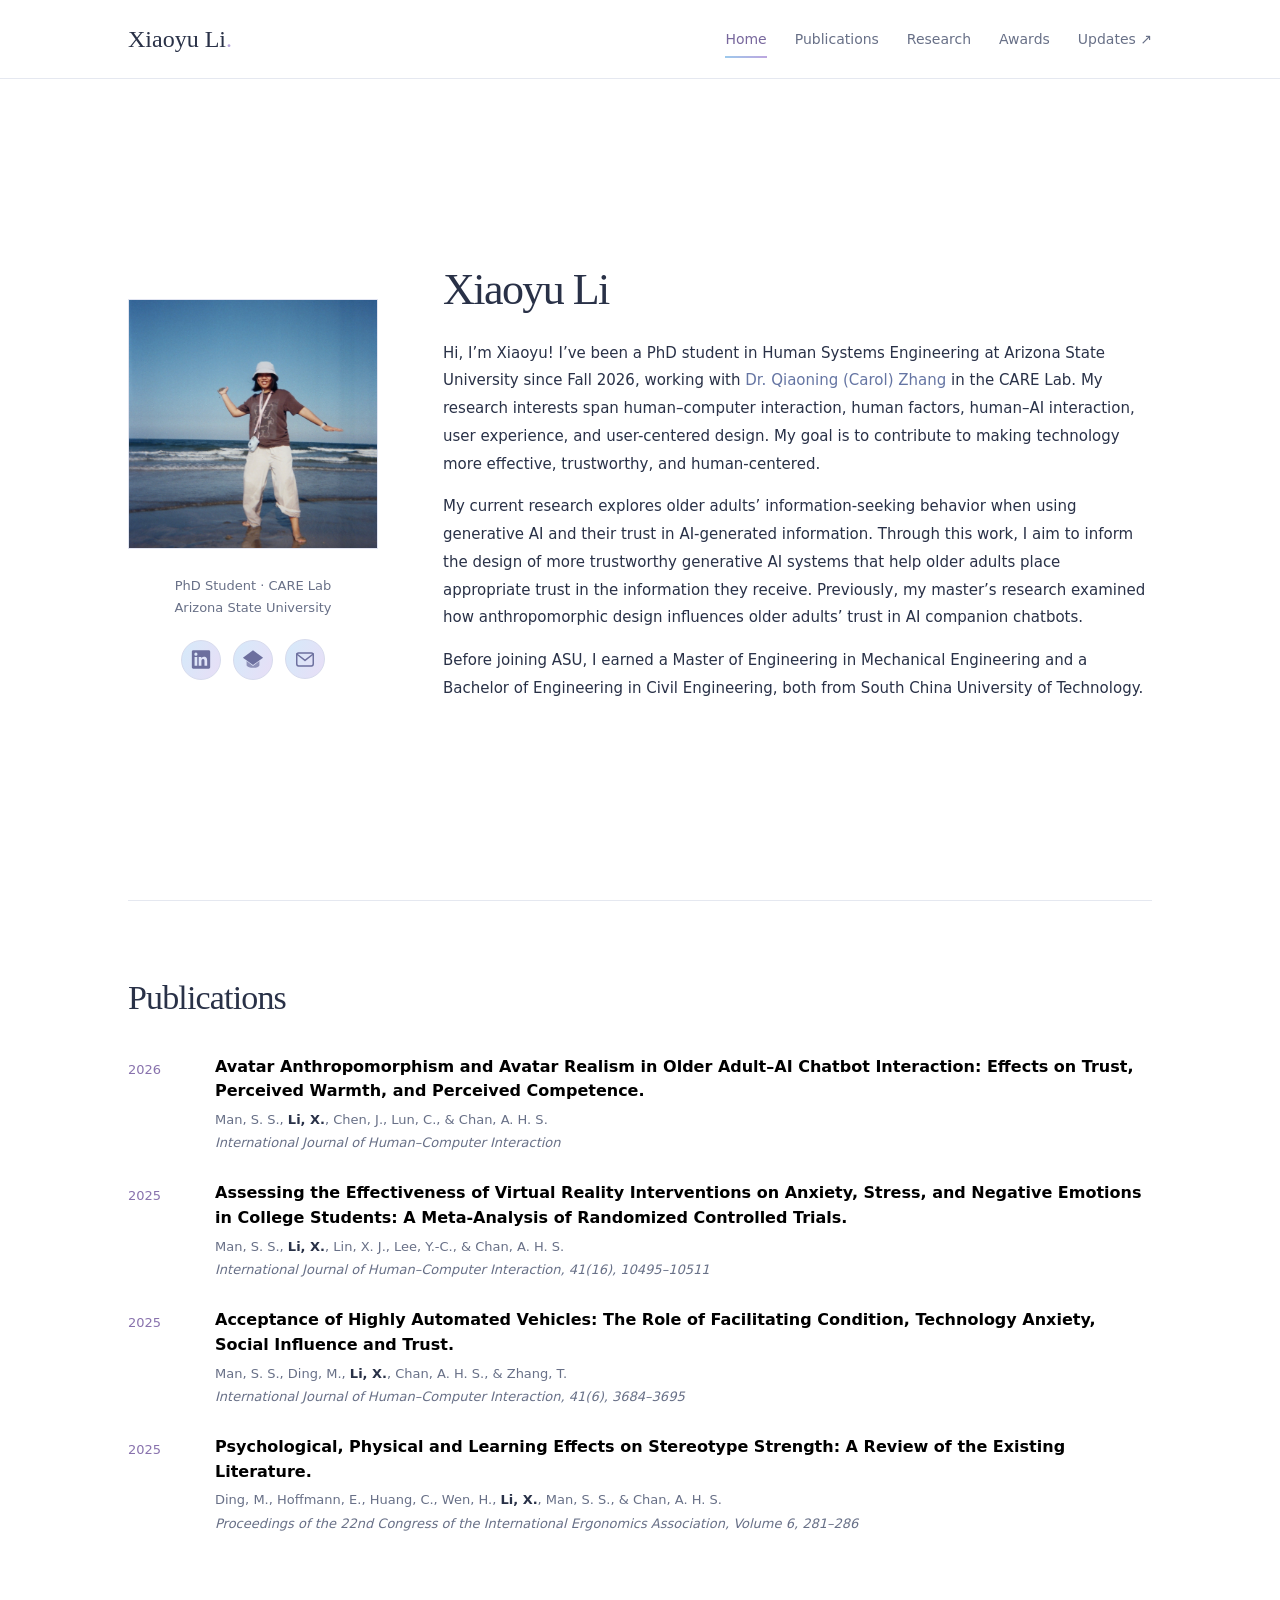
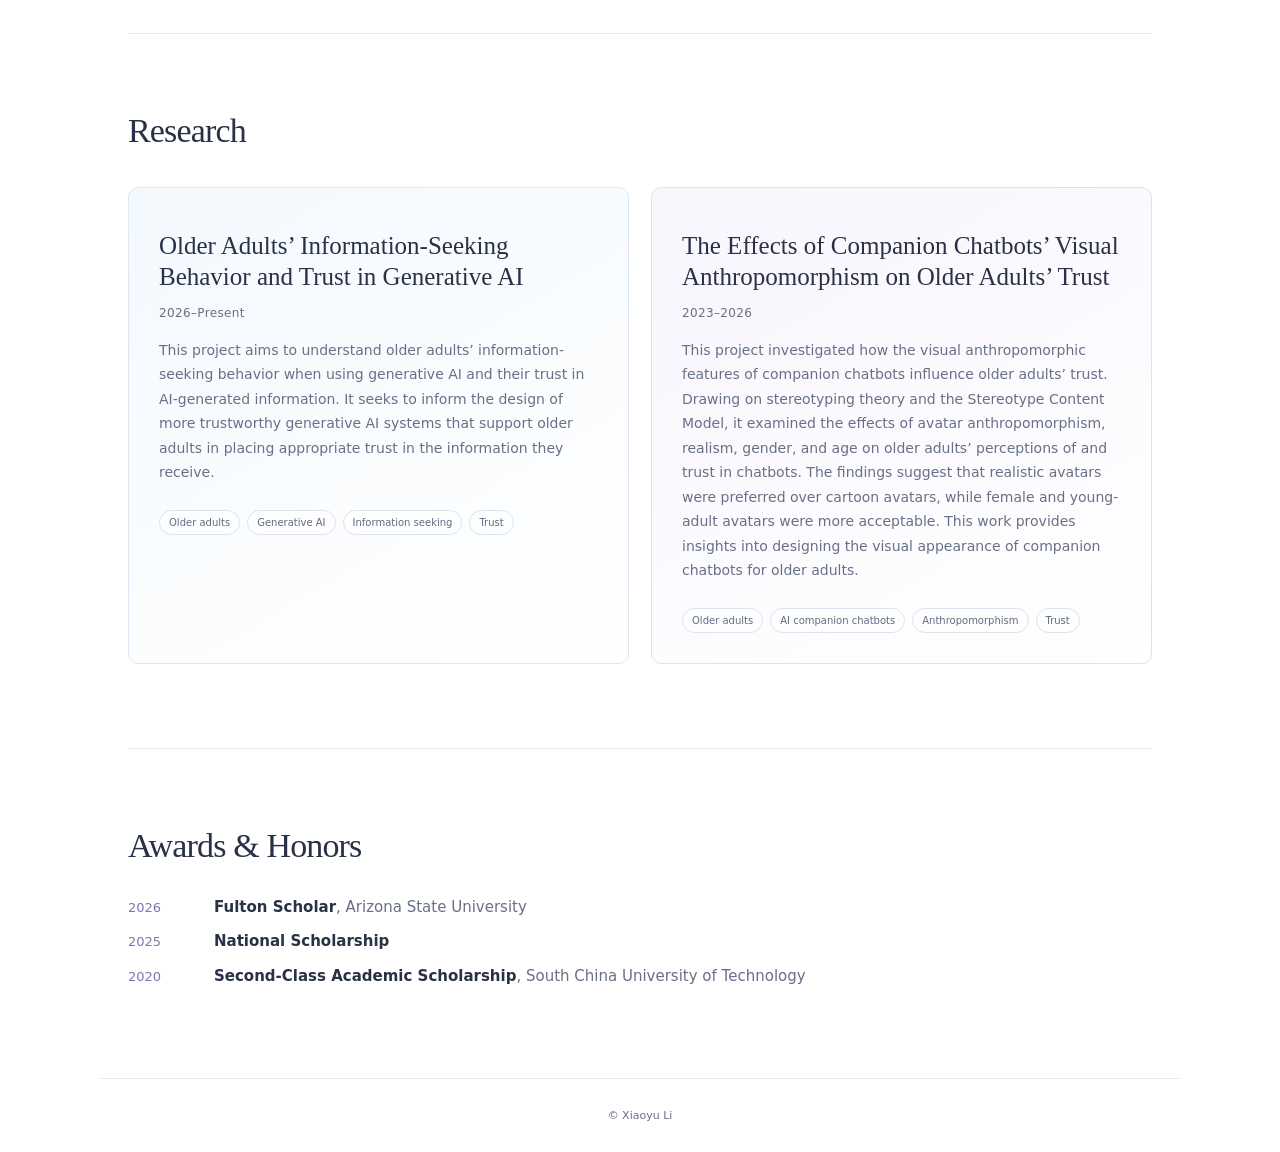
<file: index.html>
<!doctype html>
<html lang="en">
<head>
  <meta charset="utf-8">
  <meta name="viewport" content="width=device-width,initial-scale=1">
  <meta name="description" content="Xiaoyu Li — PhD student in Human Systems Engineering at Arizona State University. Human–computer interaction, human factors, and human–AI interaction.">
  <meta name="theme-color" content="#e9f3fc">
  <title>Xiaoyu Li | Human Systems Engineering</title>
  <link rel="stylesheet" href="styles.css">
  <script src="content.js" defer></script>
  <script src="site.js" defer></script>
</head>
<body>
  <a class="skip" href="#home">Skip to content</a>

  <header class="header">
    <nav class="nav" aria-label="Main navigation">
      <a class="brand" href="#home">
        Xiaoyu Li<span style="color:#b6a5da">.</span>
      </a>
      <div class="navlinks">
        <a class="active" data-section="home" href="#home">Home</a>
        <a data-section="publications" href="#publications">Publications</a>
        <a data-section="research" href="#research">Research</a>
        <a data-section="awards" href="#awards">Awards</a>
        <a href="updates.html">Updates ↗</a>
      </div>
    </nav>
  </header>

  <main>
    <section id="home" class="hero" aria-labelledby="intro-heading">
      <div class="portrait-block">
        <div class="portrait" role="group" aria-label="Portrait of Xiaoyu Li">
          <span class="initials" aria-hidden="true">XL</span>
        </div>
        <div class="identity">
          <p>PhD Student · CARE Lab<br>Arizona State University</p>
        </div>
        <div class="social" id="social" aria-label="Contact and academic profiles"></div>
      </div>
      <div>
        <h1 id="intro-heading">Xiaoyu Li</h1>
        <div id="bio" class="bio"></div>
      </div>
    </section>

    <section class="section" id="publications" aria-labelledby="publications-heading">
      <div class="section-head">
        <h2 id="publications-heading">Publications</h2>
      </div>
      <div id="publication-list"></div>
    </section>

    <section class="section" id="research" aria-labelledby="research-heading">
      <div class="section-head">
        <h2 id="research-heading">Research</h2>
      </div>
      <div class="research-grid" id="research-list"></div>
    </section>

    <section class="section" id="awards" aria-labelledby="awards-heading">
      <div class="section-head">
        <h2 id="awards-heading">Awards & Honors</h2>
      </div>
      <div id="award-list"></div>
    </section>

    <noscript>
      <p>Please enable JavaScript to view the biography, publications, research, and awards.</p>
    </noscript>
  </main>

  <footer class="footer">
    <span>© Xiaoyu Li</span>
  </footer>
</body>
</html>
</file>
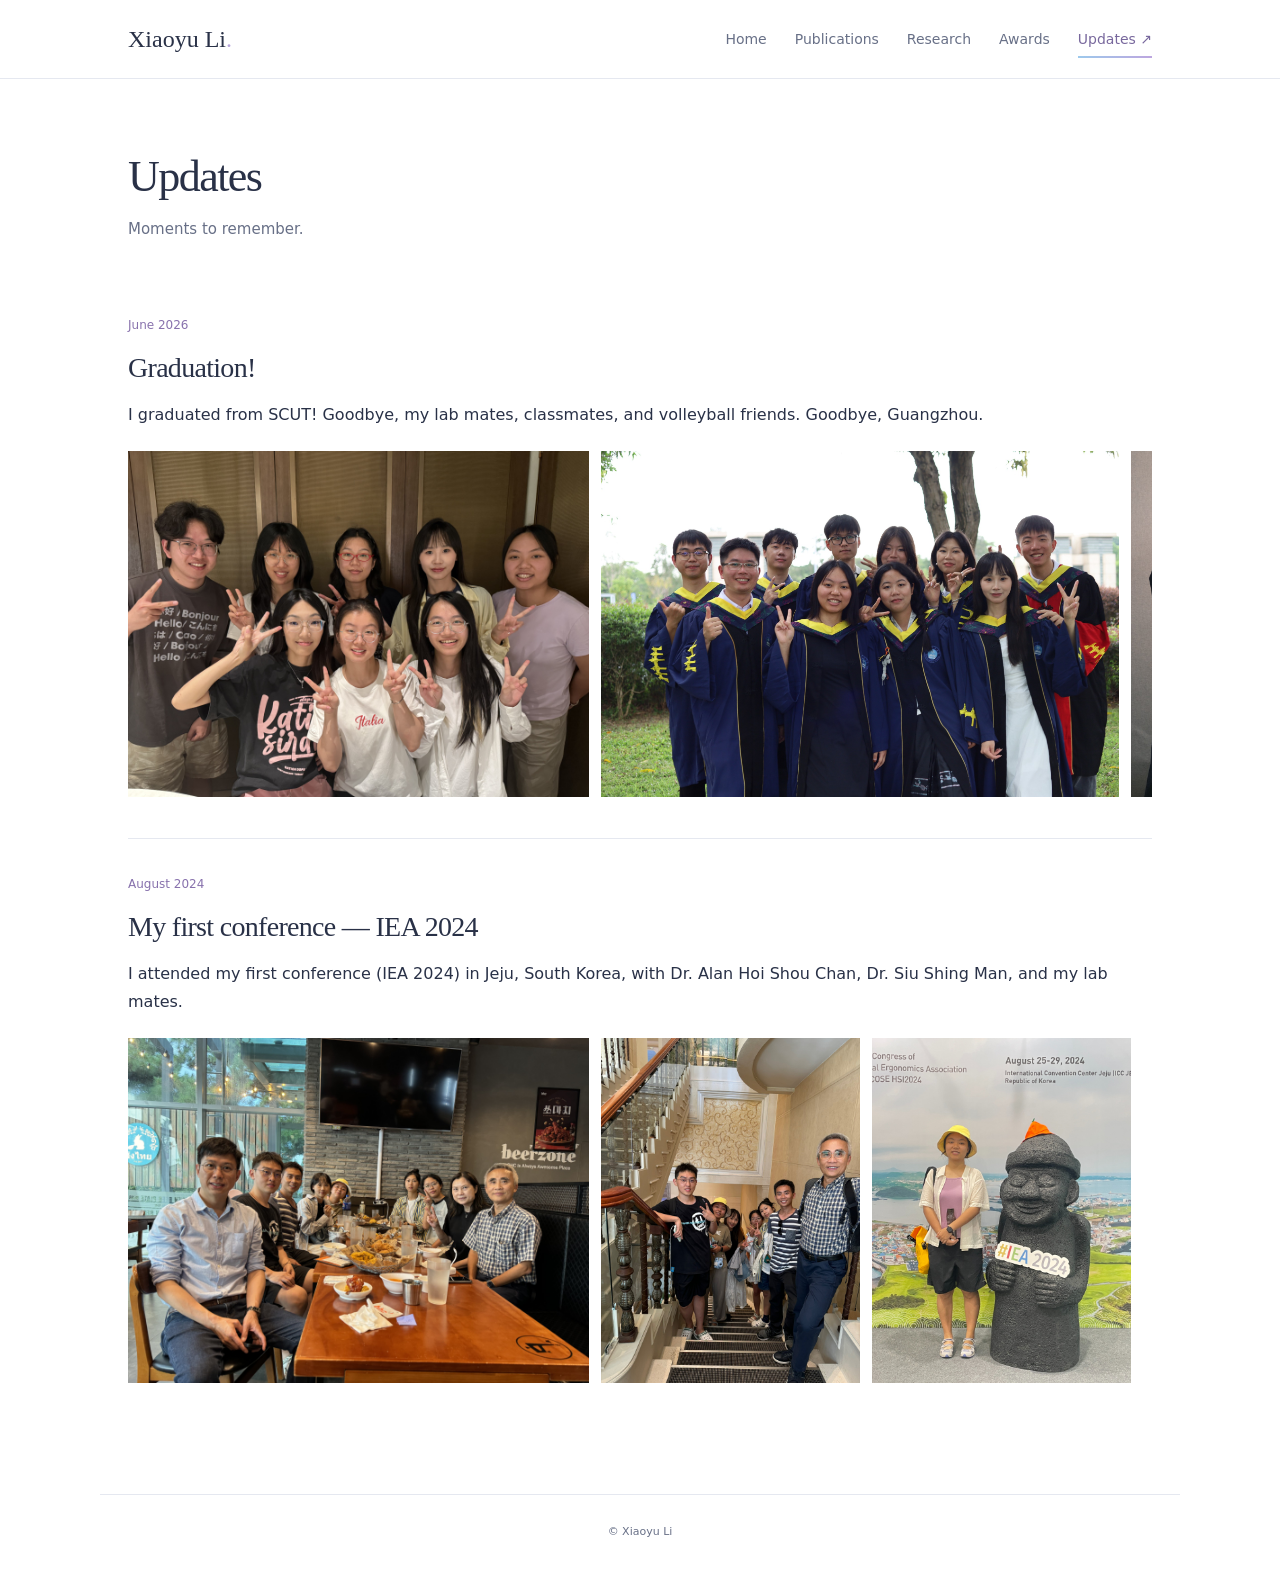
<file: updates.html>
<!doctype html>
<html lang="en"><head><meta charset="utf-8"><meta name="viewport" content="width=device-width,initial-scale=1"><meta name="description" content="Personal and academic updates from Xiaoyu Li."><meta name="theme-color" content="#eee9f8"><title>Updates | Xiaoyu Li</title><link rel="stylesheet" href="styles.css"><script src="content.js" defer></script><script src="site.js" defer></script></head><body><a class="skip" href="#main">Skip to content</a><header class="header"><nav class="nav" aria-label="Main navigation"><a class="brand" href="index.html#home">Xiaoyu Li<span style="color:#b6a5da">.</span></a><div class="navlinks"><a href="index.html#home">Home</a><a href="index.html#publications">Publications</a><a href="index.html#research">Research</a><a href="index.html#awards">Awards</a><a class="active" aria-current="page" href="updates.html">Updates ↗</a></div></nav></header><main id="main"><div class="updates-header"><h1>Updates</h1><p>Moments to remember.</p></div><div class="updates-feed" id="updates-feed"></div><noscript><p>Please enable JavaScript to view updates.</p></noscript></main><footer class="footer"><span>© Xiaoyu Li</span></footer></body></html>
</file>
<file: styles.css>
:root{--ink:#293147;--muted:#687087;--blue:#365e92;--purple:#706096;--line:#e5e8f0;--lavender:#eee9f8;--baby:#e9f3fc;--paper:#fff;--max:1080px}*{box-sizing:border-box}html{scroll-behavior:smooth;scroll-padding-top:100px}body{margin:0;color:var(--ink);background:var(--paper);font-family:system-ui,-apple-system,BlinkMacSystemFont,"Segoe UI",sans-serif;font-size:16px;line-height:1.75}a{color:var(--blue);text-decoration:none}a:hover{text-decoration:underline;text-underline-offset:4px}a:focus-visible,button:focus-visible{outline:3px solid var(--purple);outline-offset:5px}::selection{background:var(--lavender)}.skip{position:absolute;top:-100px;left:16px;padding:8px;background:white;z-index:10}.skip:focus{top:10px}.header{position:sticky;top:0;z-index:5;background:rgba(255,255,255,.96);border-bottom:1px solid var(--line);backdrop-filter:blur(12px)}.nav{max-width:var(--max);margin:auto;min-height:78px;padding:0 28px;display:flex;align-items:center;justify-content:space-between;gap:20px}.brand{font-family:Georgia,serif;font-weight:normal;font-size:24px;color:var(--ink);white-space:nowrap}.navlinks{display:flex;gap:28px;align-items:center}.navlinks a{color:var(--muted);font-size:14px;padding:24px 0;position:relative}.navlinks a.active{color:var(--blue)}.navlinks a.active:after{content:'';position:absolute;bottom:17px;left:0;right:0;height:2px;background:linear-gradient(90deg,#a2c8eb,#b9a8df)}main{max-width:var(--max);margin:auto;padding:0 28px}.hero{min-height:calc(100svh - 79px);padding:66px 0;display:grid;grid-template-columns:250px minmax(0,1fr);gap:65px;align-items:center}.portrait-block{align-self:center}.portrait{width:250px;height:310px;border-radius:110px 110px 16px 16px;background:linear-gradient(145deg,var(--baby),var(--lavender));position:relative;display:flex;align-items:center;justify-content:center;overflow:hidden;border:1px solid #e1e4f1}.portrait:before{content:'';position:absolute;width:165px;height:165px;border:1px solid #fff9;border-radius:50%;top:40px}.portrait .initials{font:66px Georgia,serif;color:#7688af;z-index:1}.portrait img{width:100%;height:100%;object-fit:cover;position:relative}.identity{padding-top:22px}.identity strong{font-size:17px;font-weight:600}.identity p{font-size:13px;line-height:1.7;color:var(--muted);margin:4px 0}.eyebrow{letter-spacing:.16em;text-transform:uppercase;font-size:11px;font-weight:600;color:var(--purple);margin:0 0 14px}h1,h2,h3{font-family:Georgia,"Times New Roman",serif;font-weight:normal;line-height:1.25}h1{font-size:44px;letter-spacing:-.035em;margin:0 0 23px}.bio p{font-size:15px;line-height:1.85;margin:0 0 15px}.social{display:flex;flex-wrap:wrap;gap:10px;margin-top:24px}.social a,.social .pending{padding:6px 13px;border:1px solid #d9e4f0;border-radius:5px;font-size:12px;background:#f7fbff}.social .pending{color:#77849b;background:#fafbfe}.social a:nth-child(2),.social .pending:nth-child(2){background:#faf8ff;border-color:#e2dbf1}.section{padding:76px 0 84px;border-top:1px solid var(--line)}.section-head{display:flex;gap:15px;align-items:baseline;margin-bottom:35px}.section-head .number{font-size:11px;letter-spacing:.12em;color:var(--purple)}h2{font-size:34px;letter-spacing:-.025em;margin:0}.publication{display:grid;grid-template-columns:65px 1fr;gap:22px;padding:24px 0}.publication:first-child{padding-top:0}.publication:last-child{border-bottom:0}.year{font-size:13px;color:var(--purple);padding-top:4px;font-variant-numeric:tabular-nums}.publication h3{font-family:inherit;font-size:16px;font-weight:600;line-height:1.55;margin:0 0 8px}.authors,.venue{font-size:13px;line-height:1.7;margin:3px 0;color:var(--muted)}.authors strong{color:var(--ink);font-weight:600}.venue{font-style:italic}.badge{display:inline-block;font-size:10px;padding:2px 9px;border-radius:20px;background:var(--lavender);color:var(--purple);margin-top:7px}.paperlinks{display:flex;gap:14px;font-size:12px;margin-top:8px}.research-grid{display:grid;grid-template-columns:1fr 1fr;gap:22px}.research-card{padding:30px;border:1px solid #dce7f3;border-radius:10px;background:linear-gradient(150deg,#f4f9fe,#fff)}.research-card:nth-child(2){border-color:#e5def1;background:linear-gradient(150deg,#f8f5fd,#fff)}.research-card h3{font-size:25px;margin:12px 0 18px}.research-card p{font-size:14px;color:var(--muted)}.tags{display:flex;flex-wrap:wrap;gap:7px;margin-top:25px}.tags span{font-size:10px;padding:3px 9px;border:1px solid #dde3ee;background:#fff9;border-radius:20px;color:#606c83}.award{display:grid;grid-template-columns:70px 1fr;gap:16px;padding:9px 0}.award:last-child{border-bottom:0}.award h3{font:600 16px system-ui;margin:2px 0 5px}.award p{font-size:13px;color:var(--muted);margin:0}.footer{max-width:var(--max);margin:0 auto;padding:27px 28px;border-top:1px solid var(--line);font-size:11px;color:var(--muted);display:flex;justify-content:space-between;gap:15px}.updates-header{padding:70px 0 38px}.updates-header h1{margin-bottom:12px}.updates-header p{color:var(--muted);font-size:15px;margin:0}.updates-feed{min-height:48vh;padding-bottom:70px}.empty{background:linear-gradient(120deg,#f3f9ff,#faf7ff);border:1px solid var(--line);border-radius:10px;padding:50px 30px;margin-top:10px}.empty h2{font-size:25px;margin-bottom:12px}.empty p{margin:0;color:var(--muted);font-size:14px}.update{padding:35px 0;border-top:1px solid var(--line)}.update-meta{font-size:12px;color:var(--purple);display:flex;gap:18px}.update h2{font-size:28px;margin:14px 0}.update p{white-space:pre-line}.gallery{display:grid;grid-template-columns:repeat(2,minmax(0,1fr));gap:15px;margin-top:22px}.gallery figure{margin:0}.gallery img{display:block;width:100%;aspect-ratio:4/3;object-fit:cover;border-radius:8px}.gallery figure:only-child{grid-column:1/-1;max-width:750px}.gallery figcaption{font-size:12px;color:var(--muted);padding-top:7px}@media(min-width:1440px){.hero{gap:80px}}@media(max-width:800px){.nav{padding:0 22px;flex-wrap:wrap;gap:0;justify-content:center}.brand{width:100%;text-align:center;padding-top:12px;font-size:21px}.navlinks{gap:20px}.navlinks a{padding:12px 0;font-size:12px}.navlinks a.active:after{bottom:7px}main{padding:0 24px}.hero{gap:30px;grid-template-columns:190px minmax(0,1fr);padding:45px 0;min-height:calc(100svh - 94px)}.portrait{width:190px;height:245px}h1{font-size:35px}.bio p{font-size:14px}.research-grid{grid-template-columns:1fr}}@media(max-width:600px){html{scroll-padding-top:112px}.navlinks{gap:17px}.hero{grid-template-columns:1fr;gap:30px;padding:40px 0 55px}.portrait-block{display:flex;align-items:center;gap:22px}.portrait{width:105px;height:130px;border-radius:48px 48px 10px 10px;flex-shrink:0}.portrait:before{width:80px;height:80px;top:20px}.portrait .initials{font-size:34px}.identity{padding:0}.identity strong{font-size:16px}.eyebrow{font-size:10px}h1{font-size:36px}.bio p{font-size:14px}.section{padding:48px 0 56px}h2{font-size:29px}.publication{grid-template-columns:1fr;gap:5px;padding:22px 0}.publication h3{font-size:15px}.award{grid-template-columns:85px 1fr;gap:12px}.research-card{padding:25px}.gallery{grid-template-columns:1fr}.footer{padding:22px 24px}.updates-header{padding-top:45px}}@media(prefers-reduced-motion:reduce){html{scroll-behavior:auto}}

/* Square portrait, centered affiliation, and linked paper titles. */
.portrait{height:250px;border-radius:0}.identity{text-align:center}.publication-title{color:var(--ink)}.publication-title:hover{color:var(--blue)}
@media(max-width:800px){.portrait{height:190px}}
@media(max-width:600px){.portrait-block{flex-direction:column;gap:14px}.portrait{width:130px;height:130px;border-radius:0}.identity{text-align:center}}

/* Compact honors and centered copyright. */
#awards .section-head{margin-bottom:22px}.award h3{font-size:15px;margin:0;line-height:1.65}.award p{margin:0;font-size:12px;line-height:1.6}.award .year{padding-top:0}.footer{justify-content:center;text-align:center}

/* Compact lists and pastel interaction colors. */
.publication{padding:13px 0}.publication h3{margin-bottom:5px}.authors,.venue{margin:1px 0}.paperlinks:empty{display:none}
.publication-title:hover{color:#70608e;background:#eee9f8;text-decoration:underline;text-decoration-color:#b8a3db;text-underline-offset:4px}
.publication-title:focus-visible{outline-color:#b8a3db}
.award{padding:5px 0;align-items:baseline}.award h3{font-weight:600;font-size:15px;line-height:1.65}.award-organization{font-weight:400;color:var(--muted)}
.social{gap:12px;align-items:center}.social a.social-icon,.social button.social-icon{display:inline-flex;align-items:center;justify-content:center;width:40px;height:40px;padding:8px;border:1px solid #dce7f2;border-radius:50%;background:#edf5fd;color:#526b91;cursor:pointer;transition:background .15s,border-color .15s}
.social a.social-icon:nth-child(2){background:#f1edfa;border-color:#e1d8f0;color:#796797}.social .social-icon:hover{background:#e7def6;border-color:#cab9e6;color:#70608e;text-decoration:none}.social-icon svg{width:23px;height:23px;display:block}
.email-wrap{position:relative}.email-addresses{position:absolute;top:49px;left:0;z-index:6;min-width:235px;padding:8px;background:white;border:1px solid #e2dcef;border-radius:8px;box-shadow:0 8px 25px #34304d12}.email-addresses[hidden]{display:none}.social .email-addresses a{display:block;margin:0;padding:7px 10px;background:transparent;border:0;border-radius:4px;font-size:13px;color:var(--ink)}.social .email-addresses a:hover{background:#f0ebf9;text-decoration:none}
@media(max-width:600px){.publication{padding:13px 0}.award{grid-template-columns:55px 1fr;gap:12px}}
@media(prefers-reduced-motion:reduce){.social .social-icon{transition:none}}

/* Unified baby-blue / lavender accents. Darker text retains readability. */
:root{--blue:#6575a3;--purple:#8872ad;--accent-gradient:linear-gradient(115deg,#d5eafa,#e8def6);--accent-gradient-hover:linear-gradient(115deg,#bddbf3,#d7c4ee)}
.navlinks a.active{color:#78689d}.navlinks a.active:after{background:linear-gradient(90deg,#9dc9ec,#bda6df)}
.bio a,.publication-title{color:#6575a3;border-radius:3px;-webkit-box-decoration-break:clone;box-decoration-break:clone}
.bio a:hover,.publication-title:hover{color:#695981;background:var(--accent-gradient);text-decoration:underline;text-decoration-color:#b8a4d9;text-underline-offset:4px}
.bio a:focus-visible,.publication-title:focus-visible{outline-color:#b8a4d9}
.portrait-block .social{justify-content:center;margin-top:20px}
.social a.social-icon,.social a.social-icon:nth-child(2),.social button.social-icon{background:var(--accent-gradient);border-color:#d7dbed;color:#6c6f9e}
.social a.social-icon:hover,.social a.social-icon:nth-child(2):hover,.social button.social-icon:hover{background:var(--accent-gradient-hover);border-color:#b8b5d7;color:#565a85}
.email-addresses{left:50%;transform:translateX(-50%)}
@media(max-width:600px){.portrait-block .social{margin-top:2px}}

/* Black publication titles; preserve the shared gradient hover. */
.publication-title{color:#000}
.publication-title:hover{color:#695981}

/* Frame the uploaded photograph without modifying the original image. */
.portrait img{object-position:50% 65%}

/* Show update photographs in full, preserving each original aspect ratio. */
.gallery{align-items:start}.gallery img{aspect-ratio:auto;height:auto;object-fit:contain}.gallery figure:last-child:nth-child(odd){grid-column:1/-1}

/* A compact, fixed-height row for update photographs. */
.gallery{grid-template-columns:repeat(3,minmax(0,1fr));gap:12px;max-width:900px}
.gallery figure:last-child:nth-child(odd),.gallery figure:only-child{grid-column:auto;max-width:none}
.gallery img{height:210px;width:100%;aspect-ratio:auto;object-fit:contain;background:#f6f4fa}
@media(max-width:600px){.gallery{grid-template-columns:repeat(3,minmax(0,1fr));gap:7px}.gallery img{height:125px}}

/* Equal-height photographs with natural, unequal widths and no filler. */
.gallery{display:flex;grid-template-columns:none;align-items:flex-start;gap:12px;max-width:none;width:100%;overflow-x:auto;padding-bottom:6px}
.gallery figure,.gallery figure:only-child,.gallery figure:last-child:nth-child(odd){flex:0 0 auto;max-width:none;margin:0}
.gallery img{display:block;height:clamp(210px,27vw,350px);width:auto;max-width:none;aspect-ratio:auto;object-fit:contain;background:transparent;border-radius:7px}
@media(max-width:600px){.gallery{gap:9px}.gallery img{height:210px}}

/* Match the square homepage portrait: no rounded update photos. */
.gallery img{border-radius:0}

.project-date{color:var(--muted);font-size:12px;margin:-8px 0 14px;letter-spacing:.03em}

/* No separator between the Updates introduction and its first entry. */
.updates-feed > .update:first-child{border-top:0}
</file>
